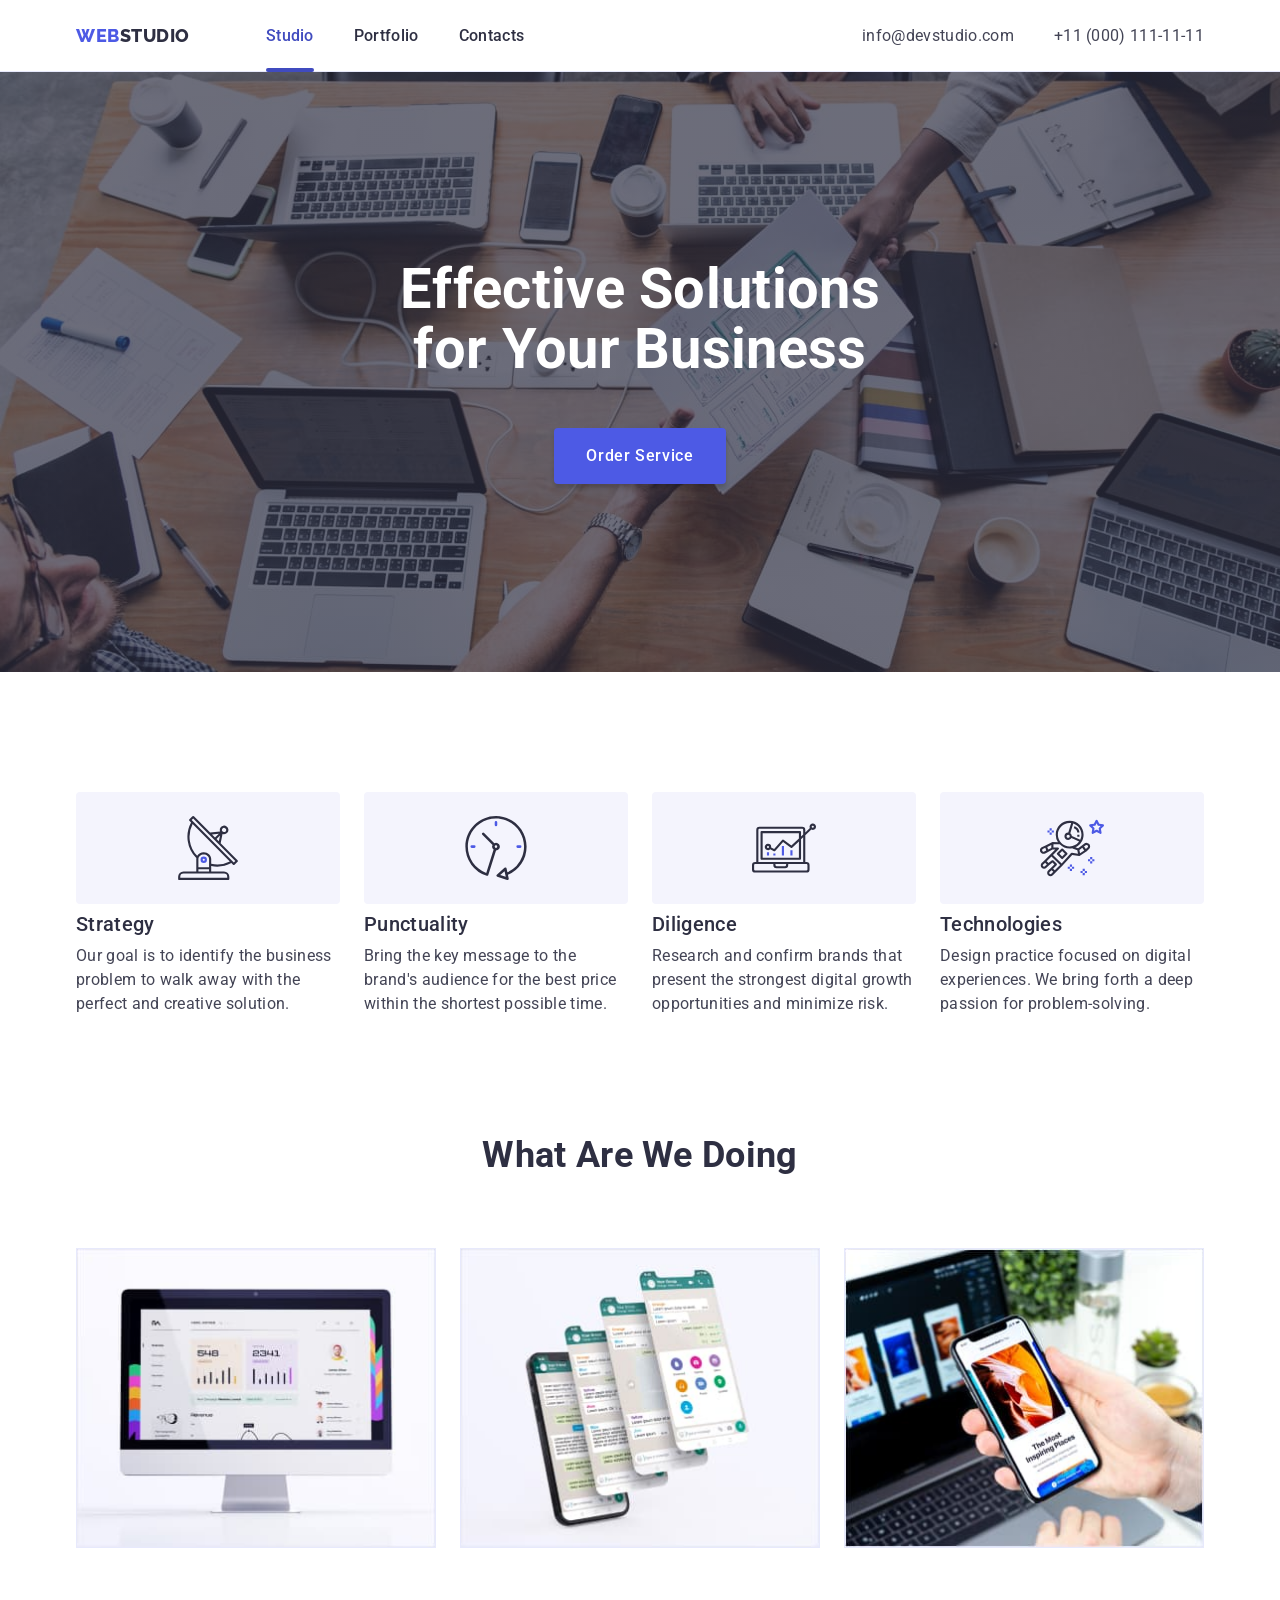
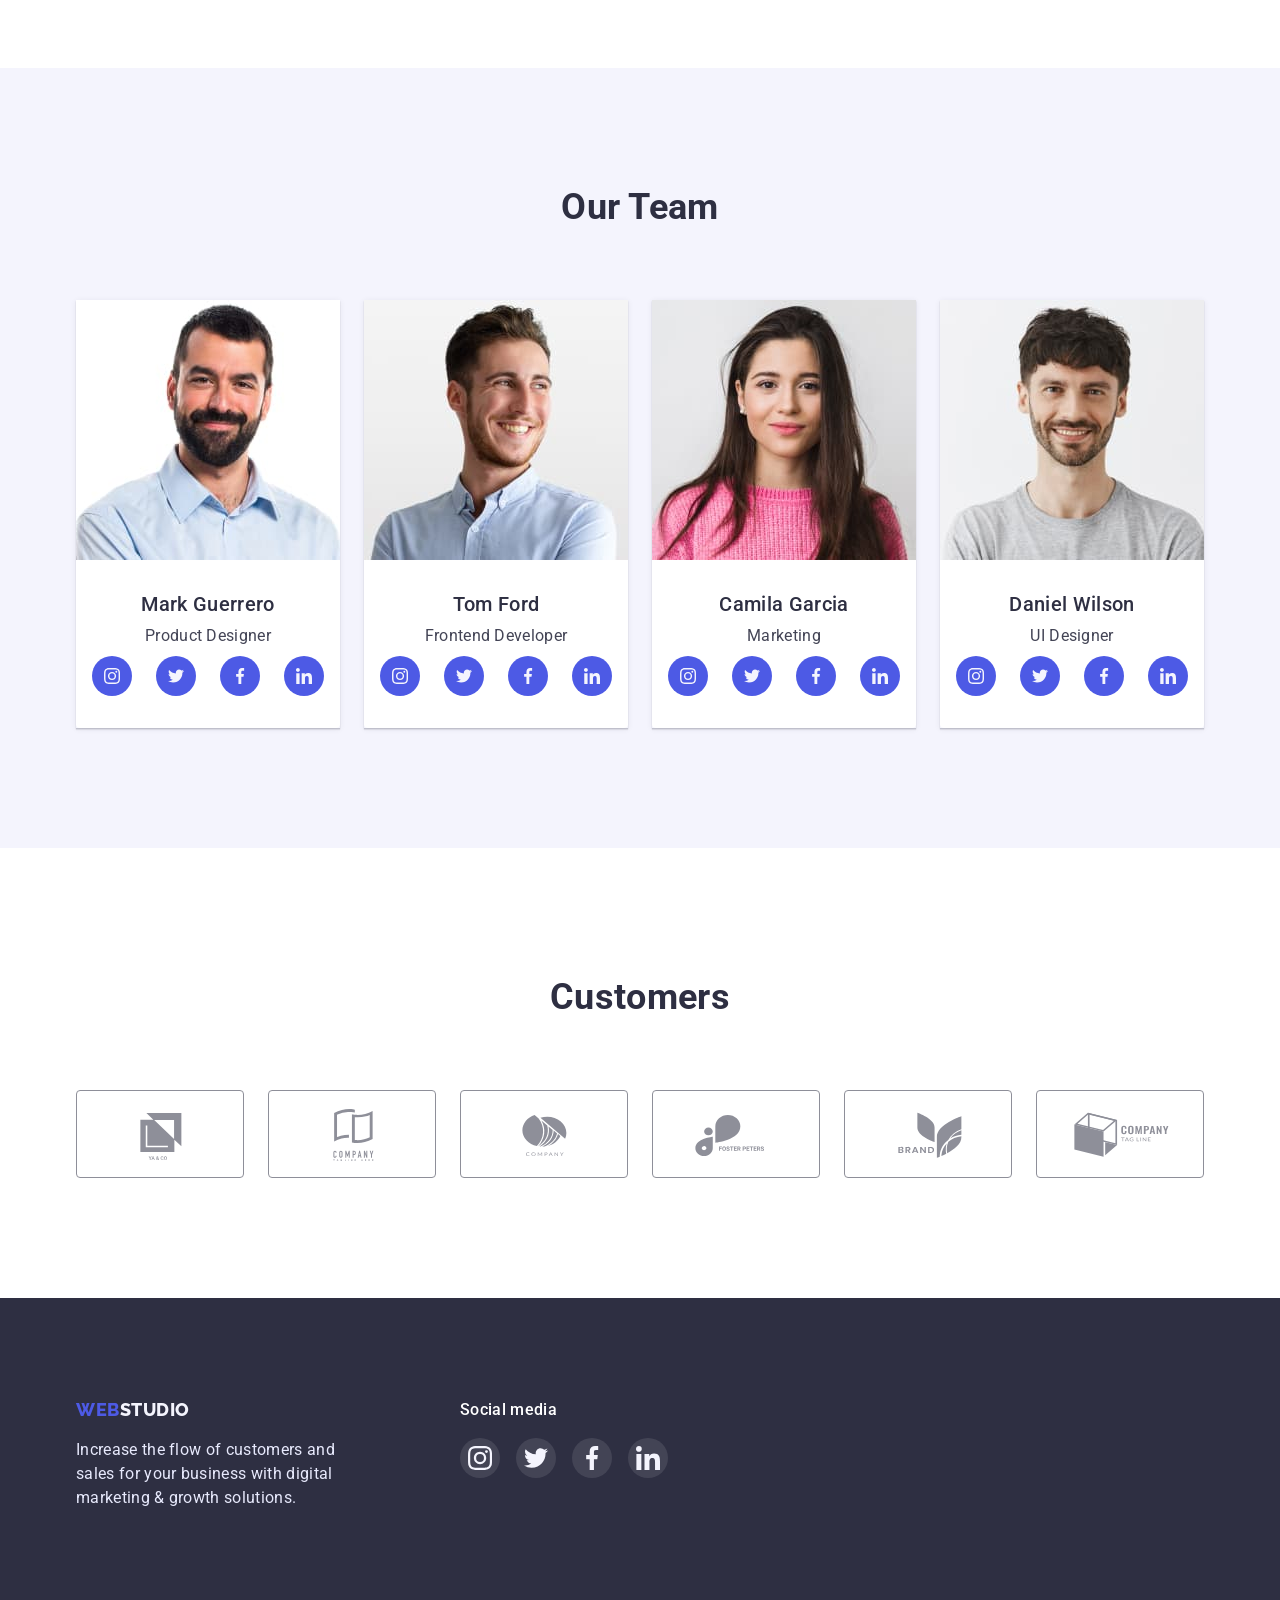
<file: index.html>
<!DOCTYPE html>
<html lang="en">
  <head>
    <meta charset="UTF-8" />
    <meta http-equiv="X-UA-Compatible" content="IE=edge" />
    <meta name="viewport" content="width=device-width, initial-scale=1.0" />
    <title>WebStudio</title>
    <link rel="preconnect" href="https://fonts.googleapis.com" />
    <link rel="preconnect" href="https://fonts.gstatic.com" crossorigin />
    <link
      href="https://fonts.googleapis.com/css2?family=Raleway:wght@800&family=Roboto:wght@400;500;700&display=swap"
      rel="stylesheet"
    />
    <link rel="stylesheet" href="https://cdnjs.cloudflare.com/ajax/libs/modern-normalize/1.1.0/modern-normalize.min.css" integrity="sha512-wpPYUAdjBVSE4KJnH1VR1HeZfpl1ub8YT/NKx4PuQ5NmX2tKuGu6U/JRp5y+Y8XG2tV+wKQpNHVUX03MfMFn9Q==" crossorigin="anonymous" referrerpolicy="no-referrer" />
    <link rel="stylesheet" href="./css/styles.css" />
  </head>
  <body>
    <!--header-->
    <header class="header">
       <div class="container main-nav">
          <nav class="header-navigation">
                    <a href="./index.html" class="logo"><span class="accent">Web</span>Studio</a>
                    <ul class="header-list list">
                      <li class="header-item">
                        <a href="./index.html" class="header-link current">Studio</a>
                      </li>
                      <li class="header-item">
                        <a href="./portfolio.html" class="header-link">Portfolio</a>
                      </li>
                      <li class="header-item">
                        <a href="" class="header-link">Contacts</a>
                      </li>
                    </ul>
            </nav >
            <address class="address">
                <ul class="address-list list">
                  <li class="address-item">
                    <a href="mailto:info@devstudio.com" class="address-link"
                      >info@devstudio.com</a
                    >
                  </li>
                  <li class="address-item">
                    <a href="tel:+110001111111" class="address-link"
                      >+11 (000) 111-11-11</a
                    >
                  </li>
                </ul>
            </address>
       </div>
    </header>
    <!--main-->
    <main>
      <!--hero-->
      <section class="hero" >
        <div class="container">
          <h1 class="hero-title">Effective Solutions for Your Business</h1>
          <button data-modal-open type="button" class="hero-btn">Order Service</button>
        </div>
      </section>
      <!--section1-->
      <section class="quality">
        <div class="container">
          <h2 class="visually-hidden">Quality</h2>
          <ul class="quality-list list">
            <li class="qualite-item">
              <div class="qualite-div-icon">
                <svg class="quality-icon" width="64" height="64">
                  <use href="./images/sprite.svg#icon-antenna"></use>
                </svg>
              </div>
              <h3 class="quality-subtitle">Strategy</h3>
              <p class="qualite-description">
                Our goal is to identify the business problem to walk away with the
                perfect and creative solution.
              </p>
            </li >
            <li class="qualite-item">
              <div class="qualite-div-icon">
                <svg class="quality-icon" width="64" height="64">
                  <use class="quality-icon-item" href="./images/sprite.svg#icon-clock"></use>
                </svg>
              </div>
              <h3 class="quality-subtitle">Punctuality</h3>
              <p class="qualite-description">
                Bring the key message to the brand's audience for the best price
                within the shortest possible time.
              </p>
            </li>
            <li class="qualite-item">
              <div class="qualite-div-icon">
                <svg class="quality-icon" width="64" height="64">
                  <use href="./images/sprite.svg#icon-diagram"></use>
                </svg>
              </div>
              <h3 class="quality-subtitle">Diligence</h3>
              <p class="qualite-description">
                Research and confirm brands that present the strongest digital
                growth opportunities and minimize risk.
              </p>
            </li>
            <li class="qualite-item">
              <div class="qualite-div-icon">
                <svg class="quality-icon" width="64" height="64">
                  <use href="./images/sprite.svg#icon-astronaut"></use>
                </svg>
              </div>
              <h3 class="quality-subtitle">Technologies</h3>
              <p class="qualite-description">
                Design practice focused on digital experiences. We bring forth a
                deep passion for problem-solving.
              </p>
            </li>
          </ul>
        </div>
      </section>
      <!--section2-->
      <section class="work">
        <div class="container">
          <h2 class="work-title">What are we doing</h2>
          <ul class="list work-list">
            <li class="work-item">
              <img
                src="./images/img1.jpg"
                alt="screen computer"
                width="360"
                height="300"
              />
            </li>
            <li class="work-item">
              <img
                src="./images/img2.jpg"
                alt="mobile application"
                width="360"
                height="300"
              />
            </li>
            <li class="work-item">
              <img
                src="./images/img3.jpg"
                alt="mobile phone and computer with same sites open"
                width="360"
                height="300"
              />
            </li>
          </ul>
        </div>
      </section>
      <!--section3-->
      <section class="team">
        <div class="container">
          <h2 class="team-title">Our Team</h2>
          <ul class="team-list list">
            <li class="team-item">
              <img  src="./images/mark.jpg" alt="man with a beard" width="264" />
              <div class="team-names">
                <h3 class="team-subtitle">Mark Guerrero</h3>
                <p class="team-description">Product Designer</p>
                <ul class="social-list list">
                  <li class="social-list-item">
                    <a href="" class="social-list-link">
                      <svg class="social-list-icon"  width="16" height="16">
                        <use href="./images/sprite.svg#icon-instagram"></use>
                      </svg>
                    </a>
                  </li>
                  <li class="social-list-item">
                    <a href="" class="social-list-link">
                      <svg class="social-list-icon"  width="16" height="16">
                        <use href="./images/sprite.svg#icon-twitter"></use>
                      </svg>
                    </a>
                  </li>
                  <li class="social-list-item">
                    <a href="" class="social-list-link">
                      <svg class="social-list-icon"  width="16" height="16">
                        <use href="./images/sprite.svg#icon-facebook"></use>
                      </svg>
                    </a>
                  </li>
                  <li class="social-list-item">
                    <a href="" class="social-list-link">
                      <svg class="social-list-icon"  width="16" height="16">
                        <use href="./images/sprite.svg#icon-linkedin"></use>
                      </svg>
                    </a>
                  </li>
                </ul>
              </div >
            </li>
            <li class="team-item">
              <img src="./images/tom.jpg" alt="man" width="264" />
              <div class="team-names">
                <h3 class="team-subtitle">Tom Ford</h3>
                <p class="team-description">Frontend Developer</p>
                <ul class="social-list list">
                  <li class="social-list-item">
                    <a href="" class="social-list-link">
                      <svg class="social-list-icon"  width="16" height="16">
                        <use href="./images/sprite.svg#icon-instagram"></use>
                      </svg>
                    </a>
                  </li>
                  <li class="social-list-item">
                    <a href="" class="social-list-link">
                      <svg class="social-list-icon"  width="16" height="16">
                        <use href="./images/sprite.svg#icon-twitter"></use>
                      </svg>
                    </a>
                  </li>
                  <li class="social-list-item">
                    <a href="" class="social-list-link">
                      <svg class="social-list-icon"  width="16" height="16">
                        <use href="./images/sprite.svg#icon-facebook"></use>
                      </svg>
                    </a>
                  </li>
                  <li class="social-list-item">
                    <a href="" class="social-list-link">
                      <svg class="social-list-icon"  width="16" height="16">
                        <use href="./images/sprite.svg#icon-linkedin"></use>
                      </svg>
                    </a>
                  </li>
                </ul>
              </div>
            </li >
            <li class="team-item">
              <img src="./images/gamila.jpg" alt="girl" width="264" />
              <div class="team-names">
                <h3 class="team-subtitle">Camila Garcia</h3>
                <p class="team-description">Marketing</p>
                <ul class="social-list list">
                  <li class="social-list-item">
                    <a href="" class="social-list-link">
                      <svg class="social-list-icon" width="16" height="16">
                        <use href="./images/sprite.svg#icon-instagram"></use>
                      </svg>
                    </a>
                  </li>
                  <li class="social-list-item">
                    <a href="" class="social-list-link">
                      <svg class="social-list-icon" width="16" height="16">
                        <use href="./images/sprite.svg#icon-twitter"></use>
                      </svg>
                    </a>
                  </li>
                  <li class="social-list-item">
                    <a href="" class="social-list-link">
                      <svg class="social-list-icon" width="16" height="16">
                        <use href="./images/sprite.svg#icon-facebook"></use>
                      </svg>
                    </a>
                  </li>
                  <li class="social-list-item">
                    <a href="" class="social-list-link">
                      <svg class="social-list-icon" width="16" height="16">
                        <use href="./images/sprite.svg#icon-linkedin"></use>
                      </svg>
                    </a>
                  </li>
                </ul>
              </div>
            </li>
            <li class="team-item">
              <img src="./images/daniel.jpg" alt="man" width="264" />
              <div class="team-names">
                <h3 class="team-subtitle">Daniel Wilson</h3>
                <p class="team-description">UI Designer</p>
                <ul class="social-list list">
                  <li class="social-list-item">
                    <a href="" class="social-list-link">
                      <svg class="social-list-icon"  width="16" height="16">
                        <use href="./images/sprite.svg#icon-instagram"></use>
                      </svg>
                    </a>
                  </li>
                  <li class="social-list-item">
                    <a href="" class="social-list-link">
                      <svg class="social-list-icon"  width="16" height="16">
                        <use href="./images/sprite.svg#icon-twitter"></use>
                      </svg>
                    </a>
                  </li>
                  <li class="social-list-item">
                    <a href="" class="social-list-link">
                      <svg class="social-list-icon"  width="16" height="16">
                        <use href="./images/sprite.svg#icon-facebook"></use>
                      </svg>
                    </a>
                  </li>
                  <li class="social-list-item">
                    <a href="" class="social-list-link">
                      <svg class="social-list-icon"  width="16" height="16">
                        <use href="./images/sprite.svg#icon-linkedin"></use>
                      </svg>
                    </a>
                  </li>
                </ul>
              </div>
            </li>
          </ul>
          </div >
        </section>
        
        <!--customers-->
        <section class="customers">
        <div class="container">
            <h2 class="customers-title">Customers</h2>
            
              <ul class="customer-list list">
                <li class="customers-item">
                  <a href="" class="customers-link">
                    <svg class="customer-icon">
                      <use href="./images/sprite.svg#icon-company-1"></use>
                    </svg>
                  </a>
                </li>
                <li class="customers-item">
                  <a href="" class="customers-link">
                    <svg class="customer-icon">
                      <use href="./images/sprite.svg#icon-company-2"></use>
                    </svg>
                  </a>
                </li>
                <li class="customers-item">
                  <a href="" class="customers-link">
                    <svg class="customer-icon">
                      <use href="./images/sprite.svg#icon-company-3"></use>
                    </svg>
                  </a>
                </li>
                <li class="customers-item">
                  <a href="" class="customers-link">
                    <svg class="customer-icon">
                      <use href="./images/sprite.svg#icon-company-4"></use>
                    </svg>
                  </a>
                </li>
                <li class="customers-item">
                  <a href="" class="customers-link">
                    <svg class="customer-icon">
                      <use href="./images/sprite.svg#icon-company-5"></use>
                    </svg>
                  </a>
                </li>
                <li class="customers-item">
                  <a href="" class="customers-link">
                    <svg class="customer-icon">
                      <use href="./images/sprite.svg#icon-company-6"></use>
                    </svg>
                  </a>
                </li>
              
              </ul>
        </div>
        
        </section>
    </main>
    <!--footer-->
    <footer class="footer">
      <div class="container footer-content">
        <div class="footer-text">
          <a href="./index.html" class="footer-logo logo"
            ><span class="accent">Web</span>Studio</a
          >
          <p class="footer-description">
            Increase the flow of customers and sales for your business with digital
            marketing & growth solutions.
          </p>
        </div>
        <div class="social-media">
          <p class="social-media-description">Social media</p>
            <ul class="social-media-list list">
              <li class="social-media-item">
                <a href="" class="social-media-link">
                  <svg class="social-media-icon">
                    <use href="./images/sprite.svg#icon-instagram"></use>
                  </svg>
                </a>
              </li>
              <li class="social-media-item">
                <a href="" class="social-media-link">
                  <svg class="social-media-icon">
                    <use href="./images/sprite.svg#icon-twitter"></use>
                  </svg>
                </a>
              </li>
              <li class="social-media-item">
                <a href="" class="social-media-link">
                  <svg class="social-media-icon">
                    <use href="./images/sprite.svg#icon-facebook"></use>
                  </svg>
                </a>
              </li>
              <li class="social-media-item">
                <a href="" class="social-media-link">
                  <svg class="social-media-icon">
                    <use href="./images/sprite.svg#icon-linkedin"></use>
                  </svg>
                </a>
              </li>
            </ul>
          
        </div>
      </div>
    </footer>
    <div class="backdrop is-hidden" data-modal>
      <div class="modal">
        <button data-modal-close class="backdrop-btn">
          <svg class="backrop-icon">
            <use href="./images/sprite.svg#icon-close"></use>
          </svg>
        </button>
      </div>
    </div>
      <script src="./js/modal.js"></script>
  </body>
</html>
</file>
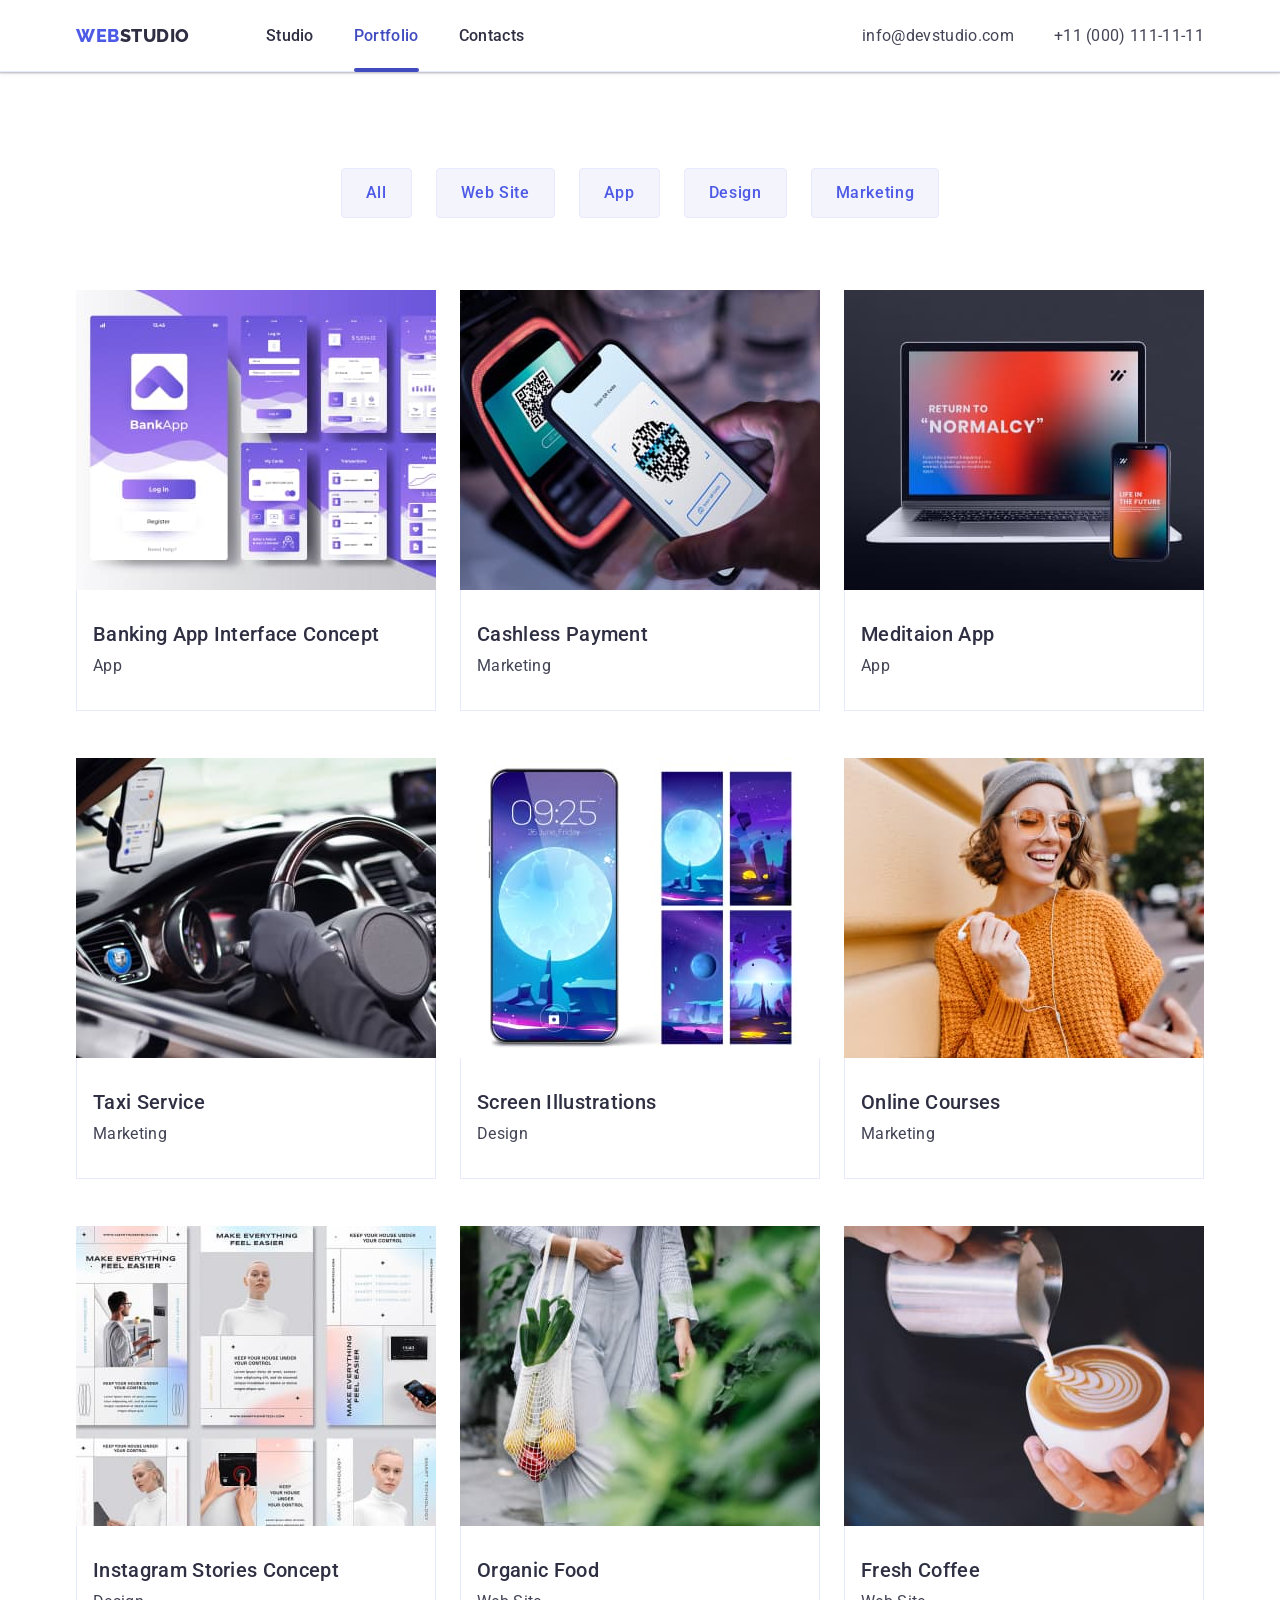
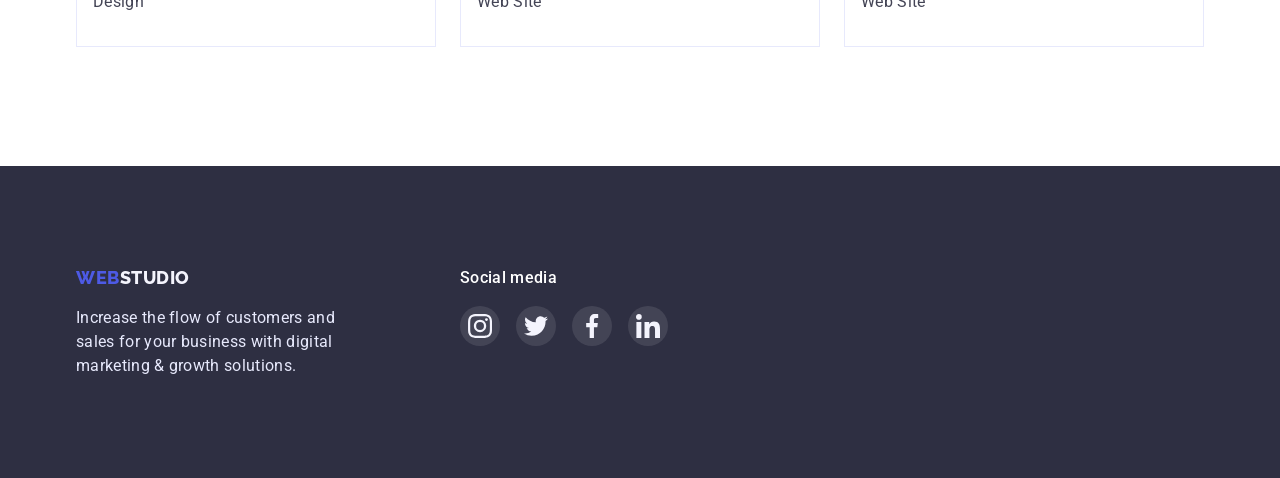
<file: portfolio.html>
<!DOCTYPE html>
<html lang="en">
  <head>
    <meta charset="UTF-8" />
    <meta http-equiv="X-UA-Compatible" content="IE=edge" />
    <meta name="viewport" content="width=device-width, initial-scale=1.0" />
    <title>Portfolio</title>
    <link rel="preconnect" href="https://fonts.googleapis.com" />
    <link rel="preconnect" href="https://fonts.gstatic.com" crossorigin />
    <link
      href="https://fonts.googleapis.com/css2?family=Raleway:wght@800&family=Roboto:wght@400;500;700&display=swap"
      rel="stylesheet"
    />
    <link
      rel="stylesheet"
      href="https://cdnjs.cloudflare.com/ajax/libs/modern-normalize/1.1.0/modern-normalize.min.css"
      integrity="sha512-wpPYUAdjBVSE4KJnH1VR1HeZfpl1ub8YT/NKx4PuQ5NmX2tKuGu6U/JRp5y+Y8XG2tV+wKQpNHVUX03MfMFn9Q=="
      crossorigin="anonymous"
      referrerpolicy="no-referrer"
    />
    <link rel="stylesheet" href="./css/styles.css" />
  </head>
  <body>
    <!--header-->
    <header class="header">
      <div class="container main-nav">
        <nav class="header-navigation">
          <a href="./index.html" class="logo"
            ><span class="accent">Web</span>Studio</a
          >
          <ul class="header-list list">
            <li class="header-item">
              <a href="./index.html" class="header-link">Studio</a>
            </li>
            <li class="header-item">
              <a href="./portfolio.html" class="header-link current"
                >Portfolio</a
              >
            </li>
            <li class="header-item">
              <a href="" class="header-link">Contacts</a>
            </li>
          </ul>
        </nav>
        <address class="address">
          <ul class="address-list list">
            <li class="address-item">
              <a href="mailto:info@devstudio.com" class="address-link"
                >info@devstudio.com</a
              >
            </li>
            <li class="address-item">
              <a href="tel:+110001111111" class="address-link"
                >+11 (000) 111-11-11</a
              >
            </li>
          </ul>
        </address>
      </div>
    </header>
    <!-- main -->
    <main>
      <section class="projects">
        <div class="container">
          <h1 class="visually-hidden">Projects and works</h1>
          <ul class="projects-list list">
            <li class="projects-item">
              <button class="button projects-btn">All</button>
            </li>
            <li class="projects-item">
              <button class="button projects-btn">Web Site</button>
            </li>
            <li class="projects-item">
              <button class="button projects-btn">App</button>
            </li>
            <li class="projects-item">
              <button class="button projects-btn">Design</button>
            </li>
            <li class="projects-item">
              <button class="button projects-btn">Marketing</button>
            </li>
          </ul>
          <ul class="works-list list">
            <li class="works-item">
              <a href="" class="works-link">
                <div class="works-thumb">
                  <img
                    src="./images/project1.jpg"
                    alt="mobile app"
                    width="360"
                    height="300"
                  />
                  <p class="works-text">
                    14 Stylish and User-Friendly App Design Concepts · Task
                    Manager App · Calorie Tracker App · Exotic Fruit Ecommerce
                    App · Cloud Storage App
                  </p>
                </div>
                <div class="works-content">
                  <h2 class="works-title">Banking App Interface Concept</h2>
                  <p class="works-description">App</p>
                </div>
              </a>
            </li>
            <li class="works-item">
                <a href="" class="works-link">

                <div class="works-thumb">
                    <img
                      src="./images/project2.jpg"
                      alt="two mobile phones"
                      width="360"
                      height="300"
                    />
                    <p class="works-text">
                      14 Stylish and User-Friendly App Design Concepts · Task
                      Manager App · Calorie Tracker App · Exotic Fruit Ecommerce App
                      · Cloud Storage App
                    </p>
            
                </div >
                <div class="works-content">
                  <h2 class="works-title">Cashless Payment</h2>
                  <p class="works-description">Marketing</p>
                </div>
              </a>
            </li>
            <li class="works-item">
              <a href="" class="works-link">
                
                <div class="works-thumb">
                  <img
                    src="./images/project3.jpg"
                    alt="laptop and mobile"
                    width="360"
                    height="300"
                  />
                  <p class="works-text">
                    14 Stylish and User-Friendly App Design Concepts · Task
                    Manager App · Calorie Tracker App · Exotic Fruit Ecommerce App
                    · Cloud Storage App
                  </p>
                </div >
                <div class="works-content">
                  <h2 class="works-title">Meditaion App</h2>
                  <p class="works-description">App</p>
                </div>
              </a>
            </li>
            <li class="works-item">
              <a href="" class="works-link">
                <div class="works-thumb">
                <img
                  src="./images/project4.jpg"
                  alt="men in the car"
                  width="360"
                  height="300"
                />
                <p class="works-text">
                  14 Stylish and User-Friendly App Design Concepts · Task
                  Manager App · Calorie Tracker App · Exotic Fruit Ecommerce App
                  · Cloud Storage App
                </p>
                </div>
                <div class="works-content">
                  <h2 class="works-title">Taxi Service</h2>
                  <p class="works-description">Marketing</p>
                </div>
              </a>
            </li>
            <li class="works-item">
              <a href="" class="works-link">
              <div class="works-thumb">
                <img
                  src="./images/project5.jpg"
                  alt="mobile screen"
                  width="360"
                  height="300"
                />
                <p class="works-text">
                  14 Stylish and User-Friendly App Design Concepts · Task
                  Manager App · Calorie Tracker App · Exotic Fruit Ecommerce App
                  · Cloud Storage App
                </p>
                </div>
                <div class="works-content">
                  <h2 class="works-title">Screen Illustrations</h2>
                  <p class="works-description">Design</p>
                </div>
              </a>
            </li>
            <li class="works-item">
              <div href="" class="works-link">
               <div class="works-thumb">
                <img
                  src="./images/project6.jpg"
                  alt="girl with earphones"
                  width="360"
                  height="300"
                />
                <p class="works-text">
                  14 Stylish and User-Friendly App Design Concepts · Task
                  Manager App · Calorie Tracker App · Exotic Fruit Ecommerce App
                  · Cloud Storage App
                </p>
              </div>
                <div class="works-content">
                  <h2 class="works-title">Online Courses</h2>
                  <p class="works-description">Marketing</p>
                </div>
              </a>
            </li>
            <li class="works-item">
         
              <a href="" class="works-link">
                 <div class="works-thumb">
                  <img
                    src="./images/project7.jpg"
                    alt="makets mobile program"
                    width="360"
                    height="300"
                  />
                  <p class="works-text">
                    14 Stylish and User-Friendly App Design Concepts · Task
                    Manager App · Calorie Tracker App · Exotic Fruit Ecommerce App
                    · Cloud Storage App
                  </p>
                </div >
              
                <div class="works-content">
                  <h2 class="works-title">Instagram Stories Concept</h2>
                  <p class="works-description">Design</p>
                </div>
              </a>
            </li>
            <li class="works-item">
              <div href="" class="works-link">
                <div class="works-thumb">
                <img
                  src="./images/project8.jpg"
                  alt="fruits in the bag"
                  width="360"
                  height="300"
                />
                <p class="works-text">
                  14 Stylish and User-Friendly App Design Concepts · Task
                  Manager App · Calorie Tracker App · Exotic Fruit Ecommerce App
                  · Cloud Storage App
                </p>
              </div>
                <div class="works-content">
                  <h2 class="works-title">Organic Food</h2>
                  <p class="works-description">Web Site</p>
                </div>
              </a>
            </li>
            <li class="works-item">
              <a href="" class="works-link">
                <div class="works-thumb">
                  <img
                    src="./images/project9.jpg"
                    alt="cup with coffee"
                    width="360"
                    height="300"
                  />
                  <p class="works-text">
                    14 Stylish and User-Friendly App Design Concepts · Task
                    Manager App · Calorie Tracker App · Exotic Fruit Ecommerce
                    App · Cloud Storage App
                  </p>
                </div>
                <div class="works-content">
                  <h2 class="works-title">Fresh Coffee</h2>
                  <p class="works-description">Web Site</p>
                </div>
              </a>
            </li>
          </ul>
        </div>
      </section>
    </main>

    <!--footer-->
    <footer class="footer">
      <div class="container footer-content">
        <div class="footer-text">
          <a href="./index.html" class="footer-logo logo"
            ><span class="accent">Web</span>Studio</a
          >
          <p class="footer-description">
            Increase the flow of customers and sales for your business with
            digital marketing & growth solutions.
          </p>
        </div>
        <div class="social-media">
          <p class="social-media-description">Social media</p>
          <ul class="social-media-list list">
            <li class="social-media-item">
              <a href="" class="social-media-link">
                <svg class="social-media-icon">
                  <use href="./images/sprite.svg#icon-instagram"></use>
                </svg>
              </a>
            </li>
            <li class="social-media-item">
              <a href="" class="social-media-link">
                <svg class="social-media-icon">
                  <use href="./images/sprite.svg#icon-twitter"></use>
                </svg>
              </a>
            </li>
            <li class="social-media-item">
              <a href="" class="social-media-link">
                <svg class="social-media-icon">
                  <use href="./images/sprite.svg#icon-facebook"></use>
                </svg>
              </a>
            </li>
            <li class="social-media-item">
              <a href="" class="social-media-link">
                <svg class="social-media-icon">
                  <use href="./images/sprite.svg#icon-linkedin"></use>
                </svg>
              </a>
            </li>
          </ul>
        </div>
      </div>
    </footer>
  </body>
</html>
</file>
<file: css/styles.css>
:root {
  --primary-text-color: #2e2f42;
  --title-text-color: #434455;
  --accept-color: #404bbf;
  --primary-brand: #4d5ae5;
  --light-mode-backgrounds: #f4f4fd;
  --section-padding: 120px 0;
  --timing-function: cubic-bezier(0.4, 0, 0.2, 1);
}

body {
  background-color: #ffffff;
  color: var(--primary-text-color);
  font-family: 'Roboto', sans-serif;
  letter-spacing: 0.02em;
  font-size: 16px;
}
h1,
h2,
h3,
h4,
p,
ul {
  margin: 0;
}
img {
  display: block;
  max-width: 100%;
  height: auto;
}
button {
  display: block;
  cursor: pointer;
  border: none;
  border-radius: 4px;
}
.list {
  list-style: none;
  padding-left: 0;
}
.container {
  margin-left: auto;
  margin-right: auto;
  width: 1158px;
  padding-left: 15px;
  padding-right: 15px;
}

/* --Logo-- */
.header {
  border-bottom: 1px solid #e7e9fc;
  max-height: 72px;
  box-shadow: 0px 2px 1px 0px rgba(46, 47, 66, 0.08),
    0px 1px 1px 0px rgba(46, 47, 66, 0.16),
    0px 1px 6px 0px rgba(46, 47, 66, 0.08);
}
.logo {
  color: var(--primary-text-color);
  font-family: 'Raleway', sans-serif;
  font-weight: 800;
  font-size: 18px;
  line-height: 1.33;
  letter-spacing: 0.03em;
  text-transform: uppercase;
  text-decoration: none;
}
.logo .accent {
  color: var(--primary-brand);
}
.main-nav {
  display: flex;
  align-items: center;
}
.header-navigation {
  display: flex;
  align-items: center;
  margin-right: auto;
}

.current::after {
  content: '';
  width: 100%;
  height: 4px;
  border-radius: 2px;
  background-color: #404bbf;
  position: absolute;
  left: 0;
  bottom: 0;
}

.header-list {
  display: flex;
  margin-left: 76px;
}
.header-item:not(:last-child) {
  margin-right: 40px;
}
.header-link {
  display: block;
  padding-top: 24px;
  padding-bottom: 24px;
  color: var(--primary-text-color);
  font-style: normal;
  font-weight: 500;
  line-height: 1.5;
  position: relative;

  text-decoration: none;
  transition: color 250ms var(--timing-function);
}
.header-link:hover,
.header-link:focus {
  color: var(--accept-color);
}
.current {
  color: var(--accept-color);
}

.address {
  margin-left: auto;
}
.address-list {
  display: flex;
}

.address-item:not(:last-child) {
  margin-right: 40px;
}
.address-link {
  color: var(--title-text-color);
  font-style: normal;
  font-weight: 400;
  line-height: 1.5;
  text-decoration: none;
  transition: color 250ms var(--timing-function);
}
.address-link:hover,
.address-link:focus {
  color: var(--accept-color);
}

/* Hero */
.hero {
  background-color: var(--primary-text-color);
  text-align: center;
  padding: 188px 0;
  max-width: 1440px;
  height: 600px;
  margin: 0 auto;
  background-image: linear-gradient(
      rgba(46, 47, 66, 0.7),
      rgba(46, 47, 66, 0.7)
    ),
    url(../images/people-office.jpg);
  background-size: cover;
  background-repeat: no-repeat;
}

.hero-title {
  width: 496px;
  margin: 0 auto 48px;
  font-weight: 700;
  font-size: 56px;
  line-height: 1.07;
  color: #ffffff;
}

.hero-btn {
  padding: 16px 32px;
  border: none;

  color: #ffffff;
  box-shadow: 0px 4px 4px rgba(0, 0, 0, 0.15);
  font-family: 'Roboto', sans-serif;
  font-weight: 500;
  font-size: 16px;
  line-height: 1.5;
  letter-spacing: 0.04em;
  background-color: var(--primary-brand);
  cursor: pointer;
  margin: 0 auto;
  transition: background-color 250ms var(--timing-function);
}
.hero-btn:hover,
.hero-btn:focus {
  background-color: var(--accept-color);
}
/* works */

/* Quality */
.quality {
  padding: 120px 0;
}
.quality-list {
  display: flex;
  flex-wrap: wrap;
  gap: 24px;
}

.visually-hidden {
  position: absolute;
  width: 1px;
  height: 1px;
  margin: -1px;
  border: 0;
  padding: 0;

  white-space: nowrap;
  clip-path: inset(100%);
  clip: rect(0 0 0 0);
  overflow: hidden;
}
.qualite-item {
  width: 264px;
}
.qualite-div-icon {
  display: flex;
  align-items: center;
  justify-content: center;
  border-radius: 4px;
  height: 112px;
  margin-bottom: 8px;

  background-color: #f4f4fd;
}

.quality-subtitle {
  margin-bottom: 8px;
  font-weight: 500;
  font-size: 20px;
  line-height: 1.2;
}
.qualite-description {
  color: var(--title-text-color);

  line-height: 1.5;
}
/* what are we doing */
.work {
  padding-bottom: 120px;
}
.work-list {
  display: flex;

  gap: 24px;
}
.work-item {
  width: calc((100%-72) / 3);
  border: 1px solid #e7e9fc;
}
.work-title {
  margin-bottom: 72px;

  font-weight: 700;
  font-size: 36px;
  line-height: 1.11;

  text-align: center;

  text-transform: capitalize;
}

/* Our Team */
.team {
  background-color: var(--light-mode-backgrounds);
  padding: var(--section-padding);
  text-align: center;
}
.team-title {
  margin-bottom: 72px;
  font-weight: 700;
  font-size: 36px;
  line-height: 1.11;

  text-transform: capitalize;
}
.team-list {
  display: flex;
  gap: 24px;
}
.team-item {
  width: calc((100%-72px) / 4);

  box-shadow: 0px 2px 1px 0px rgba(46, 47, 66, 0.08),
    0px 1px 1px 0px rgba(46, 47, 66, 0.16),
    0px 1px 6px 0px rgba(46, 47, 66, 0.08);
}

.team-names {
  background-color: #ffffff;
  padding-top: 32px;
  padding-bottom: 32px;
  border-radius: 0px 0px 4px 4px;
}

.team-subtitle {
  margin-bottom: 8px;
  font-weight: 500;
  font-size: 20px;
  line-height: 1.2;
}
.team-description {
  color: var(--title-text-color);
  line-height: 1.5;
  margin-bottom: 8px;
}
.social-list {
  display: flex;
  align-items: center;
  justify-content: center;
  gap: 24px;
}
.social-list-link {
  display: flex;
  width: 40px;
  height: 40px;
  border-radius: 50%;
  background-color: var(--primary-brand);
  align-items: center;
  justify-content: center;
  transition: background-color 250ms var(--timing-function);
}
.social-list-icon {
  fill: #ffffff;
}
.social-list-link:hover,
.social-list-link:focus {
  background-color: var(--accept-color);
}
/* Custoners */
.customers {
  padding-top: 130px;
  padding-bottom: 120px;
  text-align: center;
}
.customers-title {
  font-weight: 700;
  font-size: 36px;
  line-height: 1.11;
  margin-bottom: 72px;
}
.customer-list {
  display: flex;

  gap: 24px;
}

.customers-link {
  display: flex;
  align-items: center;
  justify-content: center;
  width: 168px;
  height: 88px;
  color: #8e8f99;
  border: 1px solid currentColor;
  border-radius: 4px;
  transition: color 250ms var(--timing-function);
}

.customer-icon {
  width: 104px;
  height: 56px;
  fill: currentColor;
}
.customers-link:hover,
.customer-link:focus {
  color: #404bbf;
}

/* Footer */
.footer {
  background-color: var(--primary-text-color);
  padding: 100px 0;
}
.footer-content {
  display: flex;
}
.footer-text {
  max-width: 264px;
  min-height: 110px;
}
.footer-logo {
  color: var(--light-mode-backgrounds);
  margin-bottom: 16px;
}
.footer-description {
  color: #e7e9fc;
  line-height: 1.5;

  margin-top: 16px;
}
.social-media {
  margin-left: 120px;
}
.social-media-description {
  font-weight: 500;
  color: #ffffff;
  line-height: 1.5;
  margin-bottom: 16px;
}
.social-media-list {
  display: flex;
  gap: 16px;
}

.social-media-link {
  display: flex;
  align-items: center;
  justify-content: center;
  width: 40px;
  height: 40px;
  border-radius: 50%;
  background-color: rgba(255, 255, 255, 0.1);
  transition: background-color 250ms var(--timing-function);
}
.social-media-link:hover,
.social-media-link:focus {
  background-color: #31d0aa;
}
.social-media-icon {
  width: 24px;
  height: 24px;
  fill: #ffffff;
}
/*--------- page PORTFOLIO ------*/
.projects {
  padding-top: 96px;
  padding-bottom: 120px;
}
.projects-list {
  display: flex;
  justify-content: center;
  gap: 24px;
  margin-bottom: 72px;
}

.projects-btn {
  border: 1px solid #e7e9fc;
  border-radius: 4px;
  padding: 12px 24px;
  color: var(--primary-brand);
  font-family: 'Roboto', sans-serif;
  font-weight: 500;
  font-size: 16px;
  line-height: 1.5;
  letter-spacing: 0.04em;
  background-color: var(--light-mode-backgrounds);
  cursor: pointer;
  box-shadow: none;
  transition: box-shadow 250ms var(--timing-function),
    background-color 250ms var(--timing-function),
    color 250ms var(--timing-function);
}
.projects-btn:hover,
.projects-btn:focus {
  background-color: var(--accept-color);
  color: #ffffff;
  box-shadow: 0px 2px 1px 2px rgba(46, 47, 66, 0.15),
    1px 1px 1px 0px rgba(46, 47, 66, 0.16),
    3px 1px 6px 0px rgba(46, 47, 66, 0.15);
}
.projects-btn:active {
  background-color: var(--accept-color);
  color: #ffffff;
  box-shadow: 0px 2px 1px 0px rgba(46, 47, 66, 0.08),
    0px 1px 1px 0px rgba(46, 47, 66, 0.16),
    0px 1px 6px 0px rgba(46, 47, 66, 0.08);
}
.works-list a {
  text-decoration: none;
}
.works-list {
  display: flex;
  flex-wrap: wrap;
  row-gap: 48px;
  column-gap: 24px;
}

.works-link {
  display: block;
  box-shadow: none;
  transition: box-shadow 250ms var(--timing-function);
}
.works-link:hover,
.works-link:focus {
  box-shadow: 0px 2px 1px 1px rgba(46, 47, 66, 0.2),
    0px 2px 1px 0px rgba(46, 47, 66, 0.16),
    0px 1px 6px 0px rgba(46, 47, 66, 0.08);
}
.works-thumb {
  position: relative;
  overflow: hidden;
}
/* .works-thumb::before {
  display: inline-block;
  position: absolute;
  content: '';
  width: 100%;
  height: 100%;
  background-color: var(--primary-brand);

  opacity: 0;
} */
/* .works-link:hover .works-thumb::before,
.works-link:focus .works-thumb::before {
  opacity: 1;
} */
.works-text {
  position: absolute;
  top: 0;
  left: 0;
  padding: 40px 32px;
  line-height: 1.5;
  color: var(--light-mode-backgrounds);
  opacity: 0;
  background-color: var(--primary-brand);
  width: 100%;
  height: 100%;
  overflow: auto;
  transform: translateY(100%);
  transition: transform 250ms var(--timing-function),
    opacity 250ms var(--timing-function), color 250ms var(--timing-function);
}

.works-link:hover .works-text,
.works-link:focus .works-text {
  opacity: 1;
  transform: translateY(0);
}

.works-item {
  width: 360px;
  height: 420px;
}
.works-content {
  padding: 32px 16px;
  border: 1px solid #e7e9fc;
  border-top: none;
}

.works-title {
  margin-bottom: 8px;
  font-family: 'Roboto';
  font-style: normal;
  font-weight: 500;
  font-size: 20px;
  line-height: 1.2;
  color: var(--primary-text-color);
}
.works-description {
  font-family: 'Roboto';
  font-style: normal;
  font-weight: 400;

  line-height: 1.5;
  color: var(--title-text-color);
}
.backdrop {
  position: fixed;
  top: 0;
  left: 0;
  width: 100%;
  height: 100%;
  background-color: rgba(46, 47, 66, 0.4);
  transition: opacity 250ms var(--timing-function),
    visibility 250ms var(--timing-function);
}
.backdrop.is-hidden {
  opacity: 0;
  visibility: hidden;
  pointer-events: none;
}
.modal {
  min-height: 584px;
  min-width: 408px;
  background-color: #ffffff;
  position: absolute;
  top: 50%;
  left: 50%;
  transform: translate(-50%, -50%) scale(1);
  transition: transform 250ms var(--timing-function);
  padding: 24px;
}

.backdrop-icon {
  width: 8px;
  height: 8px;
  fill: #000;
}
.backdrop-btn {
  display: flex;
  align-items: center;
  justify-content: center;
  border-radius: 50%;
  border: 1px solid #e7e9fc;
  width: 24px;
  height: 24px;
  margin-left: auto;
  transition: fill 250ms var(--timing-function),
    background-color 250ms var(--timing-function);
}
.backdrop-btn:hover,
.backdrop-btn:focus {
  fill: #fff;
  background-color: var(--accept-color);
}
</file>
